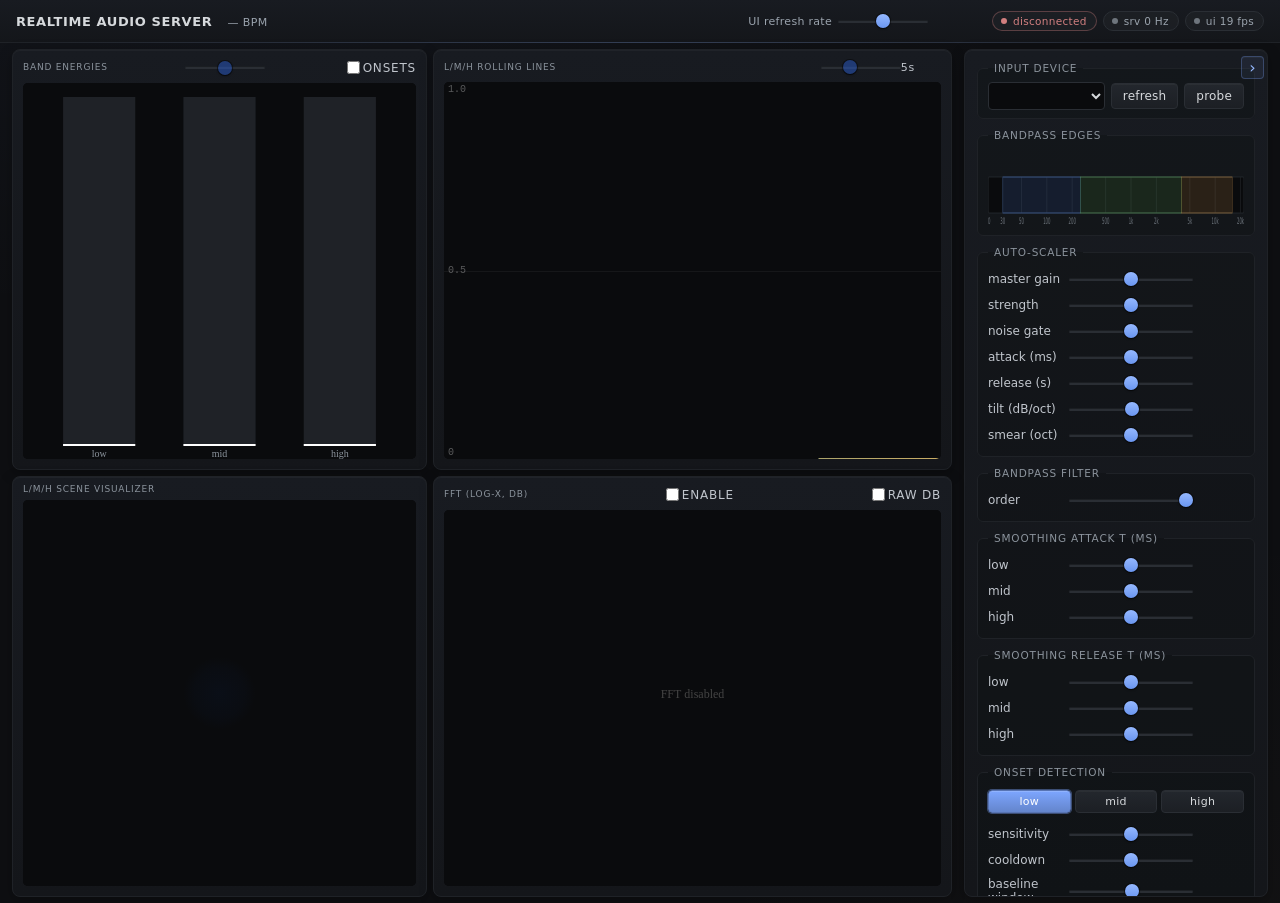
<file: ui/index.html>
<!doctype html>
<html lang="en" translate="no">
  <head>
    <meta charset="utf-8" />
    <meta name="google" content="notranslate" />
    <meta name="viewport" content="width=device-width,initial-scale=1" />
    <title>Realtime Audio Server — UI</title>
    <link rel="icon" type="image/svg+xml" href="favicon.svg" />
    <link rel="stylesheet" href="style.css" />
  </head>
  <body>
    <header class="topbar">
      <h1>Realtime Audio Server <span id="bpm-readout" class="bpm-readout" title="**Live tempo estimate.**

Rolling BPM derived from the **low-band onset stream** (the same `/audio/onset/low` events sent over OSC and shown by the square flash above the L bar). Reads `— BPM` until a few onsets have accumulated, or after long silence.

Tune the detector by tuning the `low` signal: bandpass edges, smoothing tau, auto-scaler strength, and noise gate all shape what the tracker sees.

Also published as OSC `/audio/bpm <f>` (per audio block). The `mid` and `high` onset streams are pure rising-edge triggers and do not feed BPM.">— BPM</span></h1>
      <div class="topbar-right">
        <label class="topbar-fps" title="**UI refresh rate.** Target frame rate for the browser visualization.

Drives both:

- how often the server pushes L/M/H snapshots and FFT frames over WS
- how often the canvases redraw (throttled to match)

Snaps to standard frame rates: `15 / 24 / 30 / 40 / 60 fps`, capped at 60.">UI refresh rate <input type="range" id="ws-hz" min="0" max="4" step="1" /> <span id="ws-hz-val"></span></label>
        <div class="badges">
          <span class="badge" id="ws-status">disconnected</span>
          <span class="badge" id="server-fps">srv 0 Hz</span>
          <span class="badge" id="ui-fps">ui 0 fps</span>
        </div>
      </div>
    </header>

    <main class="grid" id="main-grid">
      <section class="viz-grid">
        <div class="viz-card" data-card="bars">
          <div class="viz-title"><span title="**L/M/H output + per-band onset triggers — both sent over OSC.**

The three colored bars (`low`, `mid`, `high`) are the live signal that ships to downstream consumers. The **white peak-hold ticks are visual only** — not transmitted. The **square above each bar** flashes on each onset detected for that band (server-side detector running on the same band signal — see the Onset detection section in the side panel for tuning).

Each onset is sent over OSC as `/audio/onset/{low,mid,high}` (only on onsets, no `0` filler) and as `low_onset`/`mid_onset`/`high_onset` flags in the WS snapshot.

# OSC

- Address: `/audio/lmh`
- Payload: `[low: f32, mid: f32, high: f32]` — three floats per message
- Range: `[0, 1]` typically (unclamped — *master gain* > 1 can push above)
- Rate: matches the audio block rate (~`sr / blocksize`, e.g. ~187 Hz at 48 kHz / 256-sample blocks)
- Default destination: `127.0.0.1:9000` (configurable in `config.yaml` under `osc.destinations`)
- Band edges (Hz) are announced once on `/audio/meta` — see config or the band selector.

# WebSocket

Same values are also published in the JSON `snapshot` frames on `ws://127.0.0.1:8765` (field `scaled.{low,mid,high}`).">Band energies</span> <label class="inline" title="**Peak-hold decay rate** (units / sec).

Affects the white peak ticks on this graph **and** on the FFT graph.

- Smaller → peaks linger longer
- Larger → peaks fall faster

*Visual only — does not affect DSP or OSC payload.*"><input type="range" id="peak-decay" min="10" max="100" step="1" style="width:80px;vertical-align:middle" /> <span id="peak-decay-val" style="font-size:11px"></span></label> <label class="inline" title="**Display per-band onset squares.**

Shows / hides the three colored squares above the L/M/H bars that flash on each detected onset (low / mid / high).

*Visual only — does NOT affect server-side detection, OSC `/audio/onset/*` events, or WS snapshot fields. The detectors keep running and the wire payload is unchanged regardless of this toggle.*

Off by default — turn on when actively tuning onset parameters or driving the UI itself from the band triggers."><input type="checkbox" id="show-onsets" /> onsets</label></div>
          <canvas id="viz-bars" width="320" height="200"></canvas>
        </div>
        <div class="viz-card" data-card="lines">
          <div class="viz-title"><span title="**L/M/H output — sent over OSC.**

Rolling history of the same three signals as the bar graph. The colored polylines (`low`, `mid`, `high`) are what ships downstream; peak-hold markers on the bars graph are visual only.

# OSC

- Address: `/audio/lmh`
- Payload: `[low: f32, mid: f32, high: f32]`
- Range: `[0, 1]` typically (unclamped if *master gain* > 1)
- Rate: per audio block (~`sr / blocksize`, e.g. ~187 Hz at 48 kHz / 256)
- Default destination: `127.0.0.1:9000` (configure in `config.yaml` → `osc.destinations`)
- Meta on `/audio/meta` carries `[sr, blocksize, n_fft_bins, low_lo, low_hi, mid_lo, mid_hi, high_lo, high_hi]`

# WebSocket

Also available in the JSON `snapshot` frames on `ws://127.0.0.1:8765` (field `scaled.{low,mid,high}`).">L/M/H rolling lines</span> <label class="inline" title="**Rolling history window** (seconds).

How far back the rolling chart extends. Larger values pack more time into the same canvas width.

*Visual only.*"><input type="range" id="history-s" min="2" max="30" step="0.001" data-log="1" style="width:80px;vertical-align:middle" /> <span id="history-s-val" style="font-size:11px"></span></label></div>
          <canvas id="viz-lines" width="640" height="200"></canvas>
        </div>
        <div class="viz-card" data-card="scene">
          <div class="viz-title"><span title="**Visual aid only — not an output signal.**

The disc, tint, and sparkles are a decorative reactive scene driven from the same L/M/H values as the other graphs. Nothing here is transmitted: no separate OSC address, no separate WS payload.

To consume the underlying signal, use `/audio/lmh` (see the bars or rolling-lines tooltips).">L/M/H Scene Visualizer</span></div>
          <canvas id="viz-scene" width="640" height="200"></canvas>
        </div>
        <div class="viz-card" data-card="fft">
          <div class="viz-title"><span title="**FFT output — sent over OSC.**

What you see here is **byte-identical** to the wire payload. The white peak-hold ticks are visual only.

# OSC

- Address: `/audio/fft`
- Payload: `n_bins` float32 values (default `n_bins = 128`, configurable via `fft.n_bins` in `config.yaml`)
- Range:
  - **raw dB OFF** (default) → `[0, 1]` post-processed (smoother → auto-scaler → gate → tanh → strength blend)
  - **raw dB ON** → log-spaced spectrum in dB; empty low bins are rewritten to `db_floor` on OSC so consumers stay in-range
- Rate: hop-rate (~`sr / hop`, e.g. ~94 Hz at 48 kHz / hop=512). Only sent when the FFT worker is enabled and `osc.send_fft` is true.
- Default destination: `127.0.0.1:9000`
- Bin layout: log-spaced from `fft.f_min` to Nyquist; geometry announced once on `/audio/meta` (`n_fft_bins`).

# WebSocket

Same bins are pushed as a binary frame on `ws://127.0.0.1:8765`:
`[type=1: u8][reserved: u8][n_bins: u16 LE][float32 × n_bins LE]`. The `meta.fft_send_raw_db` flag tells you which interpretation applies.">FFT (log-x, dB)</span> <label class="inline" title="**Enable / disable the FFT worker.**

Disabling saves CPU when you only need L/M/H."><input type="checkbox" id="fft-toggle" /> enable</label> <label class="inline" title="**What you see is what's sent.** This graph is byte-identical to the `/audio/fft` OSC payload.

- **OFF** (default): server runs the same per-bin pipeline as L/M/H (smoother → asymmetric auto-scaler → soft gate → tanh → strength blend) and sends `[0..1]` post-processed values.
- **ON**: server sends the raw wire-dB log spectrum (sentinels rendered as gaps).

The server is authoritative — toggling sends `set_fft_send_raw_db`; the OSC payload switches in lockstep with the visualization."><input type="checkbox" id="fft-raw-db" /> raw dB</label></div>
          <canvas id="viz-fft" width="640" height="200"></canvas>
        </div>
      </section>

      <div class="grid-resizer" id="grid-resizer" title="Drag to resize the side panel"></div>

      <aside class="controls">
        <fieldset>
          <legend>Input device</legend>
          <select id="device-select"></select>
          <button id="device-refresh" title="**Re-enumerate input devices** via PortAudio.

Cheap and instant. Use after plugging / unplugging a device.">refresh</button>
          <button id="device-probe" title="**Re-enumerate AND probe** every input briefly (~200 ms each) to detect which ones are currently producing signal.

Devices that saw audio during the probe get a ★.

*Slower than refresh, and momentarily grabs each device — use sparingly.*">probe</button>
        </fieldset>

        <fieldset id="fieldset-bandpass">
          <legend>Bandpass edges</legend>
          <div id="freq-axis" title="**Bandpass edges.**

- Click a colored band to **select** it.
- Drag its **body** to shift the whole band.
- Drag a **left / right handle** to move just that edge.
- Click outside any band to deselect.

Bands may overlap."></div>
        </fieldset>

        <fieldset>
          <legend>Auto-scaler</legend>
          <label title="**Master gain.** Final multiplier on everything that goes out (L/M/H + FFT, both OSC and WebSocket).

- `1.0` (centered) — the post-processing pipeline's natural output
- `< 1.0` — attenuate
- `> 1.0` — push above the conventional `[0, 1]` range. Downstream consumers must accept this; UI bars cosmetically clamp at `1.0` but the wire payload is unclamped. The track tints orange→red as a warning.">master gain <input type="range" id="autoscale-master" min="50" max="150" step="1" /> <span id="autoscale-master-val"></span></label>
          <label title="**Strength.** Blend between *equalized* output (everything looks similar in level) and *honest* output (raw dB / RMS readout).

- `100%` → full per-bin / per-band auto-normalization. Quiet content looks as prominent as loud content. Best for visualizers and reactive features that should always look 'alive'.
- `0%` → unprocessed readout. The FFT shows true level differences across frequency; L/M/H reflects raw band energy.
- In-between → partial equalization.

Drives both the L/M/H output and the FFT visualizer.">strength <input type="range" id="autoscale-strength" min="0" max="100" step="1" /> <span id="autoscale-strength-val"></span></label>
          <label title="**Noise gate.** Anything below this RMS is treated as silence — the auto-scaler won't try to amplify it.

Without a gate, the auto-scaler would happily normalize background hiss up to full scale during quiet passages.

- Shown in `dBFS` (digital full-scale reference)
- Applied to both L/M/H and FFT bins
- Bins below the floor pin to the chart bottom (no disappearing bars)">noise gate <input type="range" id="autoscale-floor" min="0" max="1000" step="1" /> <span id="autoscale-floor-val"></span></label>
          <label title="**Attack time.** How fast the auto-scaler locks into a *rising* signal.

This sets how quickly it reacts when the input gets suddenly louder.

- Smaller (`5–20 ms`) → snappy. Transients lock in immediately; the auto-scale catches up to a sudden loud passage almost instantly.
- Larger → damped. New peaks are absorbed gradually, less reactive to sudden level changes.

Drives both the L/M/H and the FFT per-bin auto-scaler.">attack (ms) <input type="range" id="autoscale-attack" min="1" max="500" step="1" data-log="1" /> <span id="autoscale-attack-val"></span></label>
          <label title="**Release time.** How fast the auto-scaler locks into a *falling* signal — the **rolling memory** of the auto-rescaler.

The tracked peak decays over this time constant. Once it has decayed below the current signal, the new value becomes the peak.

- Longer (`60–300 s`) → stable view across long passages. A loud chorus won't make the following quiet verse vanish.
- Shorter (`10–30 s`) → faster adaptation. The visualizer constantly rescales to whatever is loud right now (more dynamic, but compresses the contrast between loud and quiet sections).
- Snaps to multiples of `10 s`

Drives both the L/M/H and the FFT per-bin auto-scaler.">release (s) <input type="range" id="autoscale-tau" min="10" max="300" step="1" data-log="1" /> <span id="autoscale-tau-val"></span></label>
          <label title="**Spectral tilt.** Tilts the gate and auto-scaler across frequency: `+N dB/oct` above 1 kHz, `−N dB/oct` below.

Most music has far more energy in the lows than the highs (the `1/f` / pink-noise shape). Without tilt, bass dominates and the high end sits permanently below the gate. Tilting brings them back to parity.

Typical values:

- `0` → flat, honest dB / single global gate
- `~3` → pink-noise compensation. Most music feels balanced across the spectrum.
- higher → push more high-end through the gate

Affects both pipelines: shifts the wire dB on the FFT side; derives a per-band noise floor from each band's geometric center on the L/M/H side, so the same global gate fires uniformly across frequency.">tilt (dB/oct) <input type="range" id="fft-tilt" min="-25" max="50" step="1" /> <span id="fft-tilt-val"></span></label>
          <label title="**FFT-only.** Spatial smear of the per-bin auto-scaler (Gaussian, width in **octaves** of frequency).

Without smear, a sustained pure tone (a single bin holding a high value) normalizes *itself* down to nothing — it becomes its own peak and divides itself out, ending up looking smaller than its quiet neighbors.

Smearing the peak across nearby bins fixes this: the tone now competes against its spectral surroundings instead of just itself, so it reads as a real spike against the spectrum.

- `0` → each bin self-normalizes; sustained tones vanish
- `~0.3 oct` (default) → tones survive while broadband shape is still equalized
- Higher → more local frequency contour preserved, less global flattening

*L/M/H has no spectral context, so this only affects the FFT.*">smear (oct) <input type="range" id="fft-peak-smear" min="0" max="200" step="1" /> <span id="fft-peak-smear-val"></span></label>
        </fieldset>

        <fieldset>
          <legend>Bandpass filter</legend>
          <label title="**Butterworth bandpass order** for all three L/M/H bands.

Each step adds biquads per band (3 biquads total at order 2, 6 at order 4). CPU scales linearly. The output is RMS-integrated, so steeper skirts buy very little visible — order 2 (~12 dB/oct) is plenty for envelope/beat work and is the recommended default on slower hardware (e.g. Raspberry Pi). Order 4 (~24 dB/oct) is for tighter band isolation when you can spare the CPU.">order <input type="range" id="filter-order" min="2" max="4" step="2" /> <span id="filter-order-val"></span></label>
        </fieldset>

        <fieldset>
          <legend title="**Smoothing — attack side.**

How fast the smoothed value *responds to a rising signal*. This determines how sharply transients (kicks, snares, hi-hats, vocal consonants) register in the feature stream.

What this means in audio terms:

- **Smaller** (`1–10 ms`) → onsets pass through almost instantly. Kicks and snares read as sharp spikes; the feature locks onto **the beat**. Best for rhythmic / beat-reactive visualizers.
- **Larger** (`50+ ms`) → onsets get smoothed; output behaves more like a symmetric averager. Better for a 'loudness contour' feel, worse for rhythmic sync.

Setting **attack ≪ release** is what makes the feature track the beat rather than the harmonic flutter inside held notes.

Per-band τ also drives the FFT-bin smoother (log-interpolated from the L/M/H band centers).">Smoothing attack τ (ms)</legend>
          <label title="**LOW band attack.**

Catches the rising edge of kick / sub events. `~10–20 ms` is a sweet spot — long enough to ignore pre-ringing, short enough to read as 'on the beat'.">low <input type="range" id="tau-attack-low"  min="1" max="200" step="1" data-log="1" /> <span id="tau-attack-low-val"></span></label>
          <label title="**MID band attack.**

Catches snare snap and vocal consonants. `~3–5 ms` is typical — fast enough that each hit registers as a distinct percussive event.">mid <input type="range" id="tau-attack-mid"  min="1" max="200" step="1" data-log="1" /> <span id="tau-attack-mid-val"></span></label>
          <label title="**HIGH band attack.**

Catches hat / cymbal / sibilance onsets. `~3 ms or less` — these events are short and need to register sharply or they'll get blurred into the surrounding sizzle.">high <input type="range" id="tau-attack-high" min="1" max="200" step="1" data-log="1" /> <span id="tau-attack-high-val"></span></label>
        </fieldset>

        <fieldset>
          <legend title="**Smoothing — release side.**

How fast the smoothed value *decays* after a peak. This is the dominant source of trailing latency in the L/M/H feature stream and FFT bins.

What this means in audio terms:

- **Larger** → output looks smoother, more 'flowing'. Harmonic flutter inside a held note is averaged out. Good for ambient features and mood-style visualizers.
- **Smaller** → output is twitchier, follows individual cycles more closely. Good for percussive / rhythmic features where you want energy to drop fast between hits so each hit reads as distinct.

The matching attack-τ knobs above control how fast onsets pass through. Setting **release ≫ attack** is the classic percussion shape: fast hit, slow tail.

Per-band τ also drives the FFT-bin smoother (log-interpolated from the L/M/H band centers).">Smoothing release τ (ms)</legend>
          <label title="**LOW band release.**

Larger → smooths sustained bass; kick body and bass notes blur into a flowing envelope. Smaller → each kick decays sharply, distinct hits stay separated.

Falling-edge τ only — onsets are governed by the attack-τ slider above.">low <input type="range" id="tau-low"  min="5" max="2000" step="1" data-log="1" /> <span id="tau-low-val"></span></label>
          <label title="**MID band release.**

Larger → smooths sustained voice and snare body into a held envelope. Smaller → consonants and snare hits decay quickly, transients stay punchy.

Falling-edge τ only — onsets are governed by the attack-τ slider above.">mid <input type="range" id="tau-mid"  min="5" max="2000" step="1" data-log="1" /> <span id="tau-mid-val"></span></label>
          <label title="**HIGH band release.**

Larger → hat / cymbal sizzle averages into a continuous shimmer. Smaller → each cymbal strike fades fast, individual hi-hat hits remain crisp.

Falling-edge τ only — onsets are governed by the attack-τ slider above.">high <input type="range" id="tau-high" min="5" max="2000" step="1" data-log="1" /> <span id="tau-high-val"></span></label>
        </fieldset>

        <fieldset id="fieldset-onset">
          <legend title="**Onset detection (per band).**

Three independent server-side onset detectors run on the post-processed `low` / `mid` / `high` signals (the same values you see on the bars / lines viz). Each fires a single `1` pulse on each detected transient — sent over OSC as `/audio/onset/low`, `/audio/onset/mid`, `/audio/onset/high` (only on onsets, no `0` filler), and as `low_onset`/`mid_onset`/`high_onset` in the WS snapshot.

The BPM readout in the page title is derived from the **low** onset stream only.

Tune in two stages:

1. **Shape the band's signal first.** The detector rides whatever that band looks like — bandpass edges, smoothing τ, autoscaler strength, noise gate all shape its input. Aim for a signal that visibly pulses on each transient (kick / snare / hat) with a clean fall between hits.
2. **Pick a band** with the selector below and dial these knobs for that band's trigger sensitivity / debounce / transient shape. Each band has its own three parameters.">Onset detection</legend>
          <div class="onset-band-select" role="tablist" aria-label="Onset band">
            <button type="button" data-band="low"  class="onset-band-btn active" role="tab" aria-selected="true">low</button>
            <button type="button" data-band="mid"  class="onset-band-btn" role="tab" aria-selected="false">mid</button>
            <button type="button" data-band="high" class="onset-band-btn" role="tab" aria-selected="false">high</button>
          </div>
          <label title="**Sensitivity** — how much louder a hit must be than the recent background to count as a beat.

Multiplier on a rolling average of recent activity in this band. A value of `2.0` means a hit needs to be at least twice as 'energetic' as what's been happening lately to fire.

- **Lower** (`1.1–1.5`) → more triggers. Catches softer hits, but also more false fires on flutter / noise.
- **`1.8`** → good default for most percussion-driven music.
- **Higher** (`2.5–4.0`) → stricter. Only the strongest hits fire.
- Crank up to `10.0` for ambient / noisy material where even `4.0` still produces stray triggers.">sensitivity <input type="range" id="onset-sensitivity" min="105" max="1000" step="5" /> <span id="onset-sensitivity-val"></span></label>
          <label title="**Cooldown** — minimum gap between two triggers in this band.

Once a hit fires, the detector ignores everything until this much time has passed. Stops one drum hit from registering as two.

- **Shorter** (`100–150 ms`) → catches fast patterns like hi-hat 16ths (at 120 BPM, 16ths are ~125 ms apart, so cooldown must be ≤ 120 ms).
- **Longer** (`350–500 ms`) → safer for messy material; guarantees at most one trigger per beat at moderate tempos, but misses fast subdivisions.
- Typical: kick ~250 ms, snare ~180 ms, hat ~120 ms.">cooldown <input type="range" id="onset-refractory" min="50" max="600" step="5" /> <span id="onset-refractory-val"></span></label>
          <label title="**Baseline window** — how far back the detector looks when deciding what counts as 'normal background level' for this band.

The detector compares the *current* level to a *baseline* level. Anything rising faster than the baseline can keep up = a hit. This window controls how slowly the baseline reacts.

- **Longer** (`500–1000 ms`) → baseline reacts slowly, so even gradual swells start to look like hits. Use for songs with slow build-ups or sustained sounds.
- **Shorter** (`100–200 ms`) → baseline reacts quickly to keep up with the music, so only really sharp snaps stand out. Best for tight kick / snare detection.
- Typical: kick ~300 ms, snare ~200 ms, hat ~150 ms.">baseline window <input type="range" id="onset-slow-tau" min="50" max="1000" step="10" data-log="1" /> <span id="onset-slow-tau-val"></span></label>
          <label title="**Noise gate** — absolute minimum 'jump' size needed to fire a trigger, regardless of sensitivity.

Sensitivity is *relative* (how much louder than the background). When the music is quiet, 'twice the background' might still be just room noise. This sets a hard floor underneath: anything smaller is treated as noise no matter what.

The single best knob for rejecting false triggers in quiet passages or noisy rooms.

The band signal lives in `[0, 1]`; real percussive hits typically jump by `0.2–0.5+`.

- **Lower** (`0.02–0.05`) → very permissive; catches soft hits but also fires on room noise.
- **`0.10`** → default. Rejects most noise-floor flutter while keeping real hits.
- **Higher** (`0.15–0.30`) → strict; only clearly louder-than-background hits fire. For noisy environments or when only the loudest beats should drive visuals.">noise gate <input type="range" id="onset-abs-floor" min="0" max="50" step="1" /> <span id="onset-abs-floor-val"></span></label>
        </fieldset>

        <fieldset>
          <legend>Presets</legend>
          <div class="row">
            <input type="text" id="preset-name" placeholder="preset name" maxlength="64" />
            <button id="preset-save">save</button>
          </div>
          <div class="row">
            <select id="preset-list"></select>
            <button id="preset-load">load</button>
          </div>
        </fieldset>

        <fieldset>
          <legend title="**Live timing** for each stage of the audio → visualization pipeline.

Each row shows **avg / p95 ms** per tick, plus a load bar (% of that stage's time budget). Bar turns **amber ≥ 50%**, **red ≥ 80%**.

# Server stages
- `cb` — PortAudio callback (per audio block)
- `dsp` — L/M/H IIR + RMS + smoother + auto-scaler
- `fft` — windowed FFT + log-bin + per-bin post-processing
- `ws` — WebSocket broadcast

# Browser stages
- `raf` — inter-draw interval vs target fps
- `lines / bars / scene / fft` — per-canvas paint cost

# Counters

Should all stay `0` in normal operation:

- `cb_overruns` — audio callback overruns (xruns)
- `dsp_drops` / `fft_drops` — blocks the worker couldn't keep up with">Performance</legend>
          <div id="perf-rows"></div>
          <div class="counters">
            <span>cb_overruns: <b id="cb_overruns">0</b></span>
            <span>dsp_drops: <b id="dsp_drops">0</b></span>
            <span>fft_drops: <b id="fft_drops">0</b></span>
          </div>
        </fieldset>

        <fieldset>
          <legend>Errors</legend>
          <div id="err-log" class="err-log"></div>
        </fieldset>
      </aside>

      <button class="controls-collapse-btn" id="controls-collapse" type="button" title="Collapse side panel" aria-label="Collapse side panel">›</button>
      <button class="controls-expand-btn" id="controls-expand" type="button" title="Expand side panel" aria-label="Expand side panel">‹</button>
    </main>

    <script type="module" src="src/main.js"></script>
  </body>
</html>
</file>
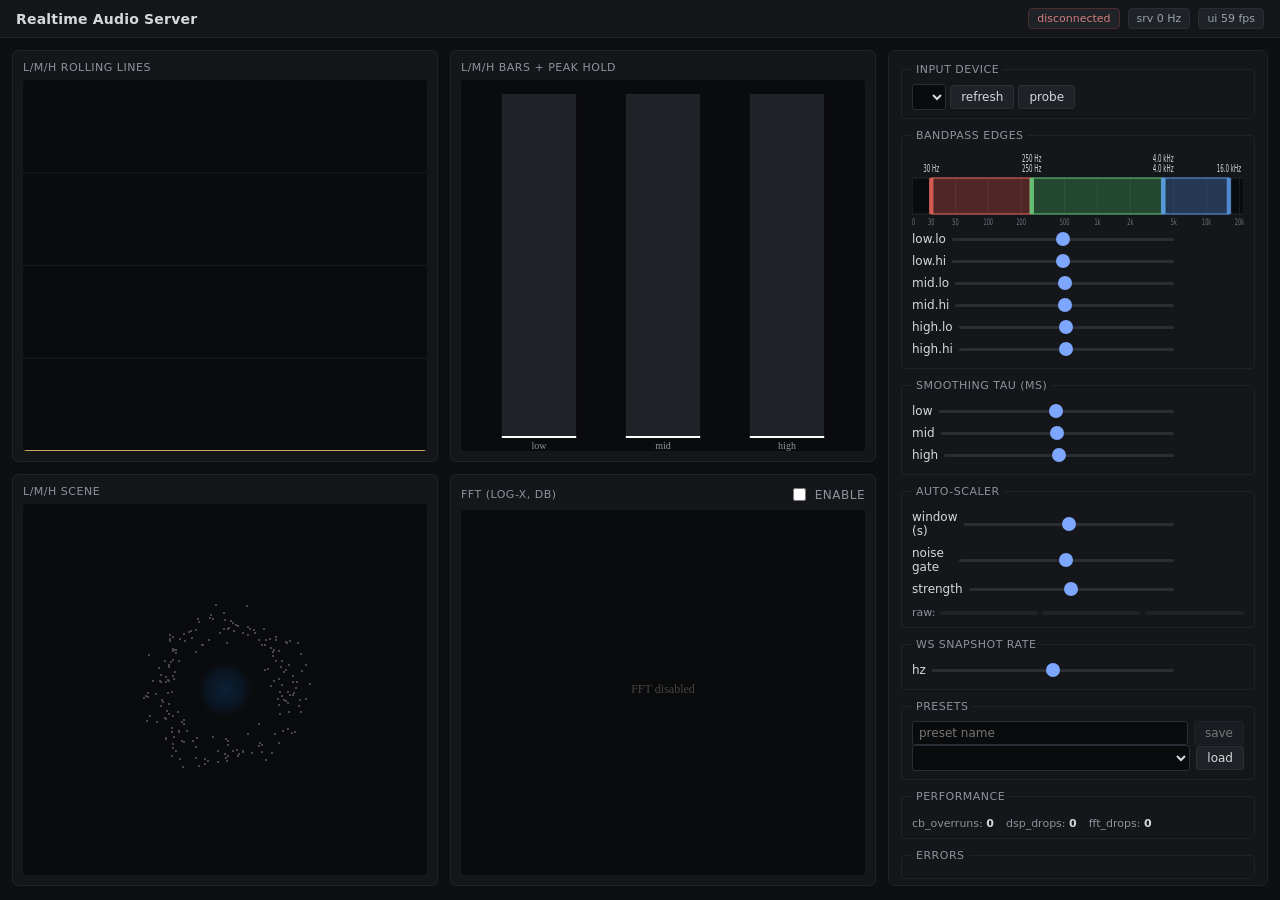
<file: new/ui/index.html>
<!doctype html>
<html lang="en">
  <head>
    <meta charset="utf-8" />
    <meta name="viewport" content="width=device-width,initial-scale=1" />
    <title>Realtime Audio Server — UI</title>
    <link rel="stylesheet" href="style.css" />
  </head>
  <body>
    <header class="topbar">
      <h1>Realtime Audio Server</h1>
      <div class="badges">
        <span class="badge" id="ws-status">disconnected</span>
        <span class="badge" id="server-fps">srv 0 Hz</span>
        <span class="badge" id="ui-fps">ui 0 fps</span>
      </div>
    </header>

    <main class="grid">
      <section class="viz-grid">
        <div class="viz-card">
          <div class="viz-title">L/M/H rolling lines</div>
          <canvas id="viz-lines" width="640" height="200"></canvas>
        </div>
        <div class="viz-card">
          <div class="viz-title">L/M/H bars + peak hold</div>
          <canvas id="viz-bars" width="320" height="200"></canvas>
        </div>
        <div class="viz-card">
          <div class="viz-title">L/M/H scene</div>
          <canvas id="viz-scene" width="640" height="200"></canvas>
        </div>
        <div class="viz-card">
          <div class="viz-title">FFT (log-x, dB) <label class="inline" title="Enable / disable the FFT worker. Disabling saves CPU when you only need L/M/H."><input type="checkbox" id="fft-toggle" /> enable</label></div>
          <canvas id="viz-fft" width="640" height="200"></canvas>
        </div>
      </section>

      <aside class="controls">
        <fieldset>
          <legend>Input device</legend>
          <select id="device-select"></select>
          <button id="device-refresh">refresh</button>
          <button id="device-probe">probe</button>
        </fieldset>

        <fieldset>
          <legend>Bandpass edges</legend>
          <div id="freq-axis" title="Drag a colored region to shift it; drag its left/right handle to move just that edge. Bands may overlap."></div>
          <label title="LOW bandpass — bottom edge. Set above the noise/rumble floor (e.g. 30 Hz) to keep DC and sub-bass rumble out of the LOW output.">low.lo <input type="range" id="low-lo"  min="20"   max="500"   step="1" data-log="1" /> <span id="low-lo-val"></span></label>
          <label title="LOW bandpass — top edge. Boundary above which LOW energy rolls off.">low.hi <input type="range" id="low-hi"  min="50"   max="2000"  step="1" data-log="1" /> <span id="low-hi-val"></span></label>
          <label title="MID bandpass — bottom edge.">mid.lo <input type="range" id="mid-lo"  min="100"  max="4000"  step="1" data-log="1" /> <span id="mid-lo-val"></span></label>
          <label title="MID bandpass — top edge.">mid.hi <input type="range" id="mid-hi"  min="500"  max="8000"  step="1" data-log="1" /> <span id="mid-hi-val"></span></label>
          <label title="HIGH bandpass — bottom edge.">high.lo <input type="range" id="high-lo" min="1000" max="12000" step="1" data-log="1" /> <span id="high-lo-val"></span></label>
          <label title="HIGH bandpass — top edge. Cap the air/sibilance region; many consumer mics roll off above ~16 kHz.">high.hi <input type="range" id="high-hi" min="2000" max="22000" step="1" data-log="1" /> <span id="high-hi-val"></span></label>
        </fieldset>

        <fieldset>
          <legend>Smoothing tau (ms)</legend>
          <label title="Time constant of the LOW band's exponential smoother. Larger = lazier / smoother response, smaller = snappier / more reactive.">low <input type="range" id="tau-low"  min="5" max="2000" step="1" data-log="1" /> <span id="tau-low-val"></span></label>
          <label title="Time constant of the MID band's exponential smoother. Larger = lazier, smaller = snappier.">mid <input type="range" id="tau-mid"  min="5" max="2000" step="1" data-log="1" /> <span id="tau-mid-val"></span></label>
          <label title="Time constant of the HIGH band's exponential smoother. Larger = lazier, smaller = snappier.">high <input type="range" id="tau-high" min="5" max="2000" step="1" data-log="1" /> <span id="tau-high-val"></span></label>
        </fieldset>

        <fieldset>
          <legend>Auto-scaler</legend>
          <label title="Release time of the rolling peak follower. Longer windows hold loud peaks longer, so quieter passages stay visible. Snaps to multiples of 10 s.">window (s) <input type="range" id="autoscale-tau" min="10" max="300" step="1" data-log="1" /> <span id="autoscale-tau-val"></span></label>
          <label title="Soft noise gate: signals below this RMS are treated as silence (the auto-scaler won't try to amplify them). Shown in dBFS.">noise gate <input type="range" id="autoscale-floor" min="0" max="1000" step="1" /> <span id="autoscale-floor-val"></span></label>
          <label title="Blend between auto-scaled (1.0) and raw (0.0) output. 100% lets the auto-scaler fully normalize per-band; 0% disables it.">strength <input type="range" id="autoscale-strength" min="0" max="100" step="1" /> <span id="autoscale-strength-val"></span></label>
          <div class="raw-strip" title="Raw per-band RMS (pre auto-scaler). Useful to see how 'hot' the input is and to set the noise gate.">
            raw:
            <span class="raw-bar"><span class="raw-bar-fill" id="raw-low"></span></span>
            <span class="raw-bar"><span class="raw-bar-fill" id="raw-mid"></span></span>
            <span class="raw-bar"><span class="raw-bar-fill" id="raw-high"></span></span>
          </div>
        </fieldset>

        <fieldset>
          <legend>WS snapshot rate</legend>
          <label title="How often the server pushes L/M/H snapshots and FFT frames to the browser. Higher = smoother visuals, more bandwidth.">hz <input type="range" id="ws-hz" min="15" max="240" step="1" data-log="1" /> <span id="ws-hz-val"></span></label>
        </fieldset>

        <fieldset>
          <legend>Presets</legend>
          <div class="row">
            <input type="text" id="preset-name" placeholder="preset name" maxlength="64" />
            <button id="preset-save">save</button>
          </div>
          <div class="row">
            <select id="preset-list"></select>
            <button id="preset-load">load</button>
          </div>
        </fieldset>

        <fieldset>
          <legend>Performance</legend>
          <div id="perf-rows"></div>
          <div class="counters">
            <span>cb_overruns: <b id="cb_overruns">0</b></span>
            <span>dsp_drops: <b id="dsp_drops">0</b></span>
            <span>fft_drops: <b id="fft_drops">0</b></span>
          </div>
        </fieldset>

        <fieldset>
          <legend>Errors</legend>
          <div id="err-log" class="err-log"></div>
        </fieldset>
      </aside>
    </main>

    <script type="module" src="src/main.js"></script>
  </body>
</html>
</file>
<file: ui/style.css>
* { box-sizing: border-box; }

:root {
  --bg-0: #0a0b0d;
  --bg-1: #0e0f12;
  --bg-2: #14161a;
  --bg-2-top: #181b21;
  --border-1: #1f2227;
  --border-2: #2a2e34;
  --border-3: #353a42;
  --text-1: #d6d9dc;
  --text-2: #c0c5cc;
  --text-3: #9aa3ad;
  --text-4: #8b939c;
  --text-5: #6e757d;
  --accent: #7da6ff;
  --accent-hi: #95b8ff;
  --accent-lo: #6a96f0;
  --accent-glow: rgba(125, 166, 255, 0.32);
  --ok: #7fd17f;
  --warn: #f5a623;
  --err: #d17f7f;
}

html, body {
  margin: 0;
  padding: 0;
  background:
    radial-gradient(ellipse 1200px 600px at 18% -10%, rgba(125, 166, 255, 0.045), transparent 70%),
    radial-gradient(ellipse 1000px 800px at 100% 110%, rgba(232, 168, 87, 0.025), transparent 60%),
    var(--bg-1);
  color: var(--text-1);
  font-family: ui-sans-serif, system-ui, -apple-system, "Segoe UI", Roboto, sans-serif;
  font-size: 13px;
  -webkit-font-smoothing: antialiased;
  -moz-osx-font-smoothing: grayscale;
}

::-webkit-scrollbar { width: 10px; height: 10px; }
::-webkit-scrollbar-track { background: transparent; }
::-webkit-scrollbar-thumb {
  background: #2a2e34;
  border-radius: 999px;
  border: 2px solid var(--bg-2);
}
::-webkit-scrollbar-thumb:hover { background: #3a3f48; }

.topbar {
  display: flex;
  justify-content: space-between;
  align-items: center;
  padding: 8px 16px;
  border-bottom: 1px solid var(--border-1);
  background: linear-gradient(180deg, #181b21 0%, #14161a 100%);
  position: relative;
}
.topbar::after {
  content: "";
  position: absolute;
  left: 0; right: 0; bottom: -1px;
  height: 1px;
  background: linear-gradient(90deg, transparent 0%, rgba(125, 166, 255, 0.22) 50%, transparent 100%);
  pointer-events: none;
}

.topbar h1 {
  font-size: 13px;
  font-weight: 600;
  margin: 0;
  letter-spacing: 0.6px;
  text-transform: uppercase;
  color: var(--text-1);
}

.bpm-readout {
  margin-left: 10px;
  font-size: 11px;
  font-weight: 500;
  letter-spacing: 0.4px;
  color: var(--text-3);
  font-variant-numeric: tabular-nums;
  text-transform: none;
}

.topbar-right {
  display: flex;
  align-items: center;
  gap: 14px;
}

.topbar-fps {
  display: inline-flex;
  align-items: center;
  gap: 6px;
  font-size: 11px;
  color: var(--text-3);
  letter-spacing: 0.3px;
  font-variant-numeric: tabular-nums;
  text-transform: none;
}
.topbar-fps input[type="range"] { width: 90px; vertical-align: middle; }
.topbar-fps #ws-hz-val { min-width: 44px; text-align: right; }

.badges { display: flex; gap: 6px; }

.badge {
  background: rgba(31, 34, 39, 0.65);
  border: 1px solid var(--border-2);
  border-radius: 999px;
  padding: 3px 9px 3px 8px;
  font-size: 10.5px;
  color: var(--text-3);
  letter-spacing: 0.3px;
  font-variant-numeric: tabular-nums;
  display: inline-flex;
  align-items: center;
  gap: 6px;
  transition: border-color 140ms ease, color 140ms ease;
}
.badge::before {
  content: "";
  width: 6px;
  height: 6px;
  border-radius: 50%;
  background: var(--text-5);
  flex: 0 0 auto;
}
.badge.connected { color: var(--ok); border-color: rgba(127, 209, 127, 0.35); }
.badge.connected::before {
  background: var(--ok);
  box-shadow: 0 0 8px rgba(127, 209, 127, 0.6);
  animation: pulse-dot 2.2s ease-in-out infinite;
}
.badge.disconnected { color: var(--err); border-color: rgba(209, 127, 127, 0.35); }
.badge.disconnected::before { background: var(--err); }

@keyframes pulse-dot {
  0%, 100% { opacity: 1; }
  50%      { opacity: 0.45; }
}

.grid {
  display: grid;
  grid-template-columns: 1fr 12px var(--controls-w, 304px);
  gap: 0;
  padding: 6px 12px;
  height: calc(100vh - 40px);
  position: relative;
}
.grid.controls-collapsed {
  grid-template-columns: 1fr 0 0;
}
.grid.controls-collapsed .grid-resizer,
.grid.controls-collapsed .controls,
.grid.controls-collapsed .controls-collapse-btn {
  display: none;
}
.grid:not(.controls-collapsed) .controls-expand-btn {
  display: none;
}

.grid-resizer {
  position: relative;
  cursor: ew-resize;
  user-select: none;
  -webkit-user-select: none;
}
.grid-resizer::before {
  content: "";
  position: absolute;
  top: 0; bottom: 0;
  left: 50%;
  width: 2px;
  margin-left: -1px;
  background: var(--border-2);
  border-radius: 999px;
  opacity: 0;
  transition: opacity 140ms ease, background 140ms ease;
}
.grid-resizer:hover::before,
.grid-resizer.dragging::before {
  opacity: 1;
  background: var(--accent);
  box-shadow: 0 0 6px var(--accent-glow);
}

.controls-collapse-btn {
  position: absolute;
  top: 13px;
  right: 16px;
  width: 23px;
  height: 23px;
  padding: 0;
  font-size: 16px;
  line-height: 1;
  display: flex;
  align-items: center;
  justify-content: center;
  background: rgba(125, 166, 255, 0.08);
  border: 1px solid rgba(125, 166, 255, 0.28);
  border-radius: 4px;
  color: var(--accent-hi);
  cursor: pointer;
  z-index: 6;
  transition: color 140ms ease, border-color 140ms ease, background 140ms ease;
}
.controls-collapse-btn:hover {
  color: var(--text-1);
  border-color: var(--accent);
  background: rgba(125, 166, 255, 0.18);
}

.controls-expand-btn {
  position: absolute;
  top: 13px;
  right: 16px;
  width: 23px;
  height: 23px;
  padding: 0;
  font-size: 16px;
  line-height: 1;
  display: flex;
  align-items: center;
  justify-content: center;
  background: rgba(125, 166, 255, 0.08);
  border: 1px solid rgba(125, 166, 255, 0.28);
  border-radius: 4px;
  color: var(--accent-hi);
  cursor: pointer;
  z-index: 6;
  transition: color 140ms ease, border-color 140ms ease, background 140ms ease;
}
.controls-expand-btn:hover {
  color: var(--text-1);
  border-color: var(--accent);
  background: rgba(125, 166, 255, 0.18);
}

.viz-grid {
  display: grid;
  grid-template-columns: calc(50vh - 35px) 1fr;
  grid-template-rows: 1fr 1fr;
  gap: 6px;
  min-height: 0;
}

/* Tiling layout mode: 2x2 quadrants always fill the container. Activated by
   JS once the server's saved layout arrives, so the legacy CSS grid still
   renders if the browser opens before the first meta payload. */
.viz-grid.free-layout {
  display: block;
  position: relative;
  gap: 0;
}
.viz-grid.free-layout .viz-card {
  position: absolute;
  /* Gutter is applied by the JS painter via calc() on left/top/width/height
     (margin doesn't shrink absolutely-positioned elements with explicit
     width/height). */
  margin: 0;
  width: auto;
  height: auto;
  /* fallback in case JS hasn't applied a position yet */
  left: 0; top: 0;
}

.viz-resize {
  position: absolute;
  z-index: 5;
  background: transparent;
  user-select: none;
}
/* Internal-edge handles only. The JS hides any handle that faces the
   container boundary (those edges are pinned). The 8px-thick handle straddles
   the shared edge — adjacent cards each contribute one half. */
.viz-resize-n { left: 0; right: 0; top: -7px;    height: 10px; cursor: ns-resize; }
.viz-resize-s { left: 0; right: 0; bottom: -7px; height: 10px; cursor: ns-resize; }
.viz-resize-e { top: 0; bottom: 0; right: -7px;  width: 10px;  cursor: ew-resize; }
.viz-resize-w { top: 0; bottom: 0; left: -7px;   width: 10px;  cursor: ew-resize; }

.viz-resize-center {
  position: absolute;
  width: 18px;
  height: 18px;
  margin-left: -9px;
  margin-top: -9px;
  border-radius: 50%;
  background: var(--accent);
  border: 1px solid var(--accent);
  cursor: move;
  z-index: 6;
  user-select: none;
  opacity: 0;
  transition: opacity 0.12s;
}
.viz-resize-center:hover,
.viz-resize-center.dragging {
  opacity: 1;
}

.viz-grid.free-layout .viz-card .viz-title {
  cursor: grab;
}
.viz-grid.free-layout .viz-card .viz-title label,
.viz-grid.free-layout .viz-card .viz-title input {
  cursor: auto;
}
.viz-grid.free-layout .viz-card.dragging {
  opacity: 0.85;
  z-index: 10;
  box-shadow: 0 12px 32px rgba(0, 0, 0, 0.55);
  pointer-events: none;
}
.viz-grid.free-layout .viz-card.drop-target {
  outline: 2px dashed var(--accent);
  outline-offset: -2px;
}

.viz-card {
  background: linear-gradient(180deg, var(--bg-2-top) 0%, var(--bg-2) 100%);
  border: 1px solid var(--border-1);
  border-radius: 8px;
  padding: 10px;
  display: flex;
  flex-direction: column;
  min-height: 0;
  position: relative;
  box-shadow:
    inset 0 1px 0 rgba(255, 255, 255, 0.035),
    0 4px 14px rgba(0, 0, 0, 0.28);
  transition: border-color 160ms ease;
}
.viz-card:hover { border-color: var(--border-2); }

.viz-title {
  font-size: 9px;
  color: var(--text-4);
  line-height: 1;
  margin-top: -2px;
  margin-bottom: 6px;
  text-transform: uppercase;
  letter-spacing: 0.8px;
  font-weight: 500;
  display: flex;
  justify-content: space-between;
  align-items: center;
}

.viz-card[data-card="lines"] .viz-title { padding-right: 26px; }

.viz-card canvas {
  width: 100%;
  flex: 1 1 0;
  min-height: 0;
  min-width: 0;
  background: var(--bg-0);
  border-radius: 5px;
  display: block;
  box-shadow: inset 0 0 0 1px rgba(0, 0, 0, 0.45);
}

.controls {
  background: linear-gradient(180deg, var(--bg-2-top) 0%, var(--bg-2) 100%);
  border: 1px solid var(--border-1);
  border-radius: 8px;
  padding: 12px;
  overflow-y: auto;
  /* Clip any residual horizontal overflow from selects/inputs that resist
     shrinking (some browsers enforce intrinsic min-content on <select> based
     on the longest option even with min-width: 0). */
  overflow-x: hidden;
  min-width: 0;
  box-shadow:
    inset 0 1px 0 rgba(255, 255, 255, 0.035),
    0 4px 14px rgba(0, 0, 0, 0.28);
}

fieldset {
  border: 1px solid var(--border-1);
  border-radius: 6px;
  padding: 8px 10px;
  margin: 0 0 10px 0;
  background: rgba(10, 11, 13, 0.28);
}
fieldset:last-child { margin-bottom: 0; }
fieldset legend {
  font-size: 10.5px;
  color: var(--text-4);
  text-transform: uppercase;
  letter-spacing: 0.8px;
  padding: 0 6px;
  font-weight: 500;
}

label {
  display: grid;
  grid-template-columns: 78px 1fr auto;
  column-gap: 3px;
  align-items: center;
  padding: 4px 0;
  font-size: 12px;
  color: var(--text-2);
}
label.inline { display: inline-flex; padding: 0; gap: 8px; grid-template-columns: none; column-gap: 0; align-items: center; }
label > input[type="range"] { width: 100%; }
label > span { font-variant-numeric: tabular-nums; min-width: 48px; text-align: right; color: var(--text-2); font-size: 9.6px; }
label.inline > span { font-size: 11px; min-width: 0; text-transform: none; }

input[type="range"] {
  -webkit-appearance: none;
  appearance: none;
  background: transparent;
  width: 100%;
  margin: 0;
  height: 18px;
}
input[type="range"]:focus { outline: none; }

input[type="range"]::-webkit-slider-runnable-track {
  height: 3px;
  background: var(--border-2);
  border-radius: 999px;
  box-shadow: inset 0 1px 0 rgba(0, 0, 0, 0.35);
}
input[type="range"]::-webkit-slider-thumb {
  -webkit-appearance: none;
  width: 14px;
  height: 14px;
  background: linear-gradient(180deg, var(--accent-hi) 0%, var(--accent-lo) 100%);
  border-radius: 50%;
  margin-top: -5.5px;
  cursor: pointer;
  box-shadow:
    0 0 0 1px rgba(0, 0, 0, 0.45),
    0 1px 2px rgba(0, 0, 0, 0.5);
  transition: box-shadow 140ms ease, transform 100ms ease;
}
input[type="range"]:hover::-webkit-slider-thumb {
  box-shadow:
    0 0 0 1px rgba(0, 0, 0, 0.45),
    0 0 0 4px var(--accent-glow),
    0 1px 2px rgba(0, 0, 0, 0.5);
}
input[type="range"]:focus::-webkit-slider-thumb,
input[type="range"]:active::-webkit-slider-thumb {
  box-shadow:
    0 0 0 1px rgba(0, 0, 0, 0.45),
    0 0 0 5px var(--accent-glow),
    0 1px 2px rgba(0, 0, 0, 0.5);
  transform: scale(1.06);
}
input[type="range"]:disabled::-webkit-slider-thumb {
  background: linear-gradient(180deg, #5e646e 0%, #424650 100%);
  box-shadow: 0 0 0 1px rgba(0, 0, 0, 0.4);
}
input[type="range"]#peak-decay::-webkit-slider-thumb,
input[type="range"]#history-s::-webkit-slider-thumb {
  background: rgba(40, 90, 200, 0.5);
}
input[type="range"]#peak-decay::-moz-range-thumb,
input[type="range"]#history-s::-moz-range-thumb {
  background: rgba(40, 90, 200, 0.5);
}

/* Master-gain slider: at gain ≤ 1.0 the slider keeps the default UI accent
   styling. As gain rises above 1.0 the .overflow class kicks in and the
   track + thumb tint from orange (just above 1.0) to red (at 1.5). The
   color comes from --master-color, written by controls.js. */
input[type="range"]#autoscale-master.overflow::-webkit-slider-runnable-track {
  background: var(--master-color);
  box-shadow: inset 0 1px 0 rgba(0, 0, 0, 0.35);
}
input[type="range"]#autoscale-master.overflow::-webkit-slider-thumb {
  background: linear-gradient(180deg, var(--master-color) 0%, var(--master-color-dark) 100%);
}
input[type="range"]#autoscale-master.overflow::-moz-range-track {
  background: var(--master-color);
}
input[type="range"]#autoscale-master.overflow::-moz-range-thumb {
  background: linear-gradient(180deg, var(--master-color) 0%, var(--master-color-dark) 100%);
}

/* Firefox */
input[type="range"]::-moz-range-track {
  height: 3px;
  background: var(--border-2);
  border-radius: 999px;
}
input[type="range"]::-moz-range-thumb {
  width: 14px;
  height: 14px;
  background: linear-gradient(180deg, var(--accent-hi) 0%, var(--accent-lo) 100%);
  border-radius: 50%;
  border: none;
  cursor: pointer;
  box-shadow: 0 0 0 1px rgba(0, 0, 0, 0.45), 0 1px 2px rgba(0, 0, 0, 0.5);
}

input[type="text"], select {
  background: var(--bg-0);
  border: 1px solid var(--border-2);
  color: var(--text-1);
  border-radius: 4px;
  padding: 5px 7px;
  font-size: 12px;
  font-family: inherit;
  transition: border-color 120ms ease, box-shadow 120ms ease;
  max-width: 100%;
  text-overflow: ellipsis;
  overflow: hidden;
  white-space: nowrap;
}

/* width: 0 paired with flex-grow lets the select shrink past its intrinsic
   "longest selected option" width — some browsers ignore min-width: 0 alone
   on <select>. text-overflow: ellipsis on the base select rule cuts the
   visible label cleanly when narrow. */
#device-select { flex: 1 1 0; min-width: 0; width: 0; }
fieldset:has(> #device-select) { display: flex; flex-wrap: wrap; gap: 6px; align-items: center; min-width: 0; }
fieldset:has(> #device-select) > legend { flex-basis: 100%; }
input[type="text"]:hover, select:hover { border-color: var(--border-3); }
input[type="text"]:focus, select:focus {
  outline: none;
  border-color: var(--accent);
  box-shadow: 0 0 0 3px var(--accent-glow);
}

input[type="checkbox"] {
  accent-color: var(--accent);
  cursor: pointer;
  vertical-align: middle;
}

button {
  background: linear-gradient(180deg, #23272d 0%, #1c1f24 100%);
  border: 1px solid var(--border-2);
  color: var(--text-1);
  border-radius: 4px;
  padding: 5px 11px;
  font-size: 12px;
  cursor: pointer;
  font-family: inherit;
  letter-spacing: 0.2px;
  transition: background 120ms ease, border-color 120ms ease, transform 80ms ease, box-shadow 120ms ease;
  box-shadow: inset 0 1px 0 rgba(255, 255, 255, 0.035);
}
button:hover {
  background: linear-gradient(180deg, #2c3138 0%, #25292f 100%);
  border-color: var(--border-3);
}
button:active {
  transform: translateY(1px);
  box-shadow: inset 0 1px 2px rgba(0, 0, 0, 0.4);
}
button:focus-visible {
  outline: none;
  border-color: var(--accent);
  box-shadow: 0 0 0 3px var(--accent-glow);
}
button:disabled { opacity: 0.5; cursor: not-allowed; }

/* Onset detection per-band selector. Three pill-shaped tabs above the
   shared sliders; clicking one switches which band's params the sliders
   below read/write. The selected tab uses the accent color so it reads
   as a stateful selection rather than a clickable action. */
.onset-band-select {
  display: flex;
  gap: 4px;
  margin: 4px 0 8px 0;
}
.onset-band-btn {
  flex: 1 1 0;
  padding: 4px 8px;
  font-size: 11px;
  letter-spacing: 0.3px;
  text-transform: lowercase;
}
.onset-band-btn.active {
  background: linear-gradient(180deg, var(--accent) 0%, color-mix(in srgb, var(--accent) 80%, black) 100%);
  border-color: color-mix(in srgb, var(--accent) 70%, black);
  color: #fff;
  box-shadow: inset 0 1px 0 rgba(255, 255, 255, 0.15), 0 0 0 1px color-mix(in srgb, var(--accent) 40%, transparent);
}

.row { display: flex; gap: 6px; align-items: center; min-width: 0; }
/* min-width: 0 lets text inputs / selects shrink below their intrinsic size
   when the side panel is dragged narrow — without it the longest option text
   keeps the element wide and forces a horizontal scrollbar. */
.row > * { flex: 1 1 auto; min-width: 0; }
.row > button { flex: 0 0 auto; }

.counters {
  display: flex;
  gap: 14px;
  margin-top: 8px;
  font-size: 11px;
  color: var(--text-4);
  font-variant-numeric: tabular-nums;
}
.counters b { color: var(--text-1); font-variant-numeric: tabular-nums; font-weight: 500; }

.perf-row {
  display: grid;
  grid-template-columns: 50px 1fr 90px;
  gap: 8px;
  align-items: center;
  font-size: 11px;
  margin-bottom: 4px;
  color: var(--text-3);
}
.perf-bar {
  height: 6px;
  background: rgba(0, 0, 0, 0.42);
  border: 1px solid rgba(255, 255, 255, 0.035);
  border-radius: 999px;
  overflow: hidden;
  position: relative;
}
.perf-bar-fill {
  height: 100%;
  background: linear-gradient(90deg, #3b8b3e 0%, #4caf50 100%);
  transition: width 80ms linear, background 80ms linear;
  border-radius: 999px;
  box-shadow: 0 0 6px rgba(76, 175, 80, 0.25);
}
.perf-bar-fill.amber {
  background: linear-gradient(90deg, #c9881d 0%, #f5a623 100%);
  box-shadow: 0 0 6px rgba(245, 166, 35, 0.3);
}
.perf-bar-fill.red {
  background: linear-gradient(90deg, #b53b3b 0%, #e64a4a 100%);
  box-shadow: 0 0 6px rgba(230, 74, 74, 0.35);
}
.perf-num { color: var(--text-2); font-variant-numeric: tabular-nums; text-align: right; }
.perf-row.disabled { opacity: 0.4; }

.err-log {
  font-size: 11px;
  font-family: ui-monospace, SFMono-Regular, Menlo, monospace;
  color: var(--err);
  max-height: 80px;
  overflow-y: auto;
  white-space: pre-wrap;
  background: rgba(0, 0, 0, 0.25);
  border: 1px solid rgba(209, 127, 127, 0.12);
  border-radius: 4px;
  padding: 4px 6px;
}
.err-log:empty { display: none; }
</file>
<file: new/ui/style.css>
* { box-sizing: border-box; }

html, body {
  margin: 0;
  padding: 0;
  background: #0e0f12;
  color: #d6d9dc;
  font-family: ui-sans-serif, system-ui, -apple-system, "Segoe UI", Roboto, sans-serif;
  font-size: 13px;
}

.topbar {
  display: flex;
  justify-content: space-between;
  align-items: center;
  padding: 8px 16px;
  border-bottom: 1px solid #1f2227;
  background: #14161a;
}

.topbar h1 {
  font-size: 14px;
  font-weight: 600;
  margin: 0;
  letter-spacing: 0.2px;
}

.badges { display: flex; gap: 8px; }

.badge {
  background: #1f2227;
  border: 1px solid #2a2e34;
  border-radius: 4px;
  padding: 3px 8px;
  font-size: 11px;
  color: #9aa3ad;
}
.badge.connected { color: #7fd17f; border-color: #2c4a2c; }
.badge.disconnected { color: #d17f7f; border-color: #4a2c2c; }

.grid {
  display: grid;
  grid-template-columns: 1fr 380px;
  gap: 12px;
  padding: 12px;
  height: calc(100vh - 40px);
}

.viz-grid {
  display: grid;
  grid-template-columns: 1fr 1fr;
  grid-template-rows: 1fr 1fr;
  gap: 12px;
  min-height: 0;
}

.viz-card {
  background: #14161a;
  border: 1px solid #1f2227;
  border-radius: 6px;
  padding: 10px;
  display: flex;
  flex-direction: column;
  min-height: 0;
}
.viz-title {
  font-size: 11px;
  color: #8b939c;
  margin-bottom: 6px;
  text-transform: uppercase;
  letter-spacing: 0.5px;
  display: flex;
  justify-content: space-between;
  align-items: center;
}
.viz-card canvas {
  width: 100%;
  flex: 1 1 auto;
  background: #0a0b0d;
  border-radius: 4px;
  display: block;
}

.controls {
  background: #14161a;
  border: 1px solid #1f2227;
  border-radius: 6px;
  padding: 12px;
  overflow-y: auto;
}

fieldset {
  border: 1px solid #1f2227;
  border-radius: 4px;
  padding: 8px 10px;
  margin: 0 0 10px 0;
}
fieldset legend {
  font-size: 11px;
  color: #8b939c;
  text-transform: uppercase;
  letter-spacing: 0.5px;
  padding: 0 4px;
}

label {
  display: flex;
  align-items: center;
  gap: 6px;
  padding: 4px 0;
  font-size: 12px;
}
label.inline { display: inline-flex; padding: 0; }
label > input[type="range"] { flex: 1 1 auto; }
label > span { font-variant-numeric: tabular-nums; min-width: 64px; text-align: right; color: #c0c5cc; }

input[type="range"] {
  -webkit-appearance: none;
  background: transparent;
  width: 100%;
  margin: 0;
}
input[type="range"]::-webkit-slider-runnable-track {
  height: 3px;
  background: #2a2e34;
  border-radius: 2px;
}
input[type="range"]::-webkit-slider-thumb {
  -webkit-appearance: none;
  width: 14px;
  height: 14px;
  background: #7da6ff;
  border-radius: 50%;
  margin-top: -6px;
  cursor: pointer;
}
input[type="range"]:disabled::-webkit-slider-thumb { background: #555; }

input[type="text"], select {
  background: #0a0b0d;
  border: 1px solid #2a2e34;
  color: #d6d9dc;
  border-radius: 3px;
  padding: 4px 6px;
  font-size: 12px;
  font-family: inherit;
}

button {
  background: #1f2227;
  border: 1px solid #2a2e34;
  color: #d6d9dc;
  border-radius: 3px;
  padding: 4px 10px;
  font-size: 12px;
  cursor: pointer;
  font-family: inherit;
}
button:hover { background: #2a2e34; }
button:disabled { opacity: 0.5; cursor: not-allowed; }

.row { display: flex; gap: 6px; align-items: center; }
.row > * { flex: 1 1 auto; }
.row > button { flex: 0 0 auto; }

.raw-strip {
  display: flex;
  gap: 4px;
  align-items: center;
  margin-top: 6px;
  font-size: 11px;
  color: #8b939c;
}
.raw-bar {
  flex: 1 1 auto;
  height: 4px;
  background: #1f2227;
  border-radius: 2px;
  overflow: hidden;
}
.raw-bar-fill {
  display: block;
  height: 100%;
  background: #6b8edb;
  width: 0%;
  transition: width 60ms linear;
}

.counters {
  display: flex;
  gap: 12px;
  margin-top: 6px;
  font-size: 11px;
  color: #8b939c;
}
.counters b { color: #d6d9dc; font-variant-numeric: tabular-nums; }

.perf-row {
  display: grid;
  grid-template-columns: 50px 1fr 90px;
  gap: 6px;
  align-items: center;
  font-size: 11px;
  margin-bottom: 3px;
}
.perf-bar {
  height: 6px;
  background: #1f2227;
  border-radius: 2px;
  overflow: hidden;
  position: relative;
}
.perf-bar-fill {
  height: 100%;
  background: #4caf50;
  transition: width 80ms linear, background 80ms linear;
}
.perf-bar-fill.amber { background: #f5a623; }
.perf-bar-fill.red { background: #e64a4a; }
.perf-num { color: #c0c5cc; font-variant-numeric: tabular-nums; text-align: right; }
.perf-row.disabled { opacity: 0.4; }

.err-log {
  font-size: 11px;
  font-family: ui-monospace, SFMono-Regular, Menlo, monospace;
  color: #d17f7f;
  max-height: 80px;
  overflow-y: auto;
  white-space: pre-wrap;
}
</file>
